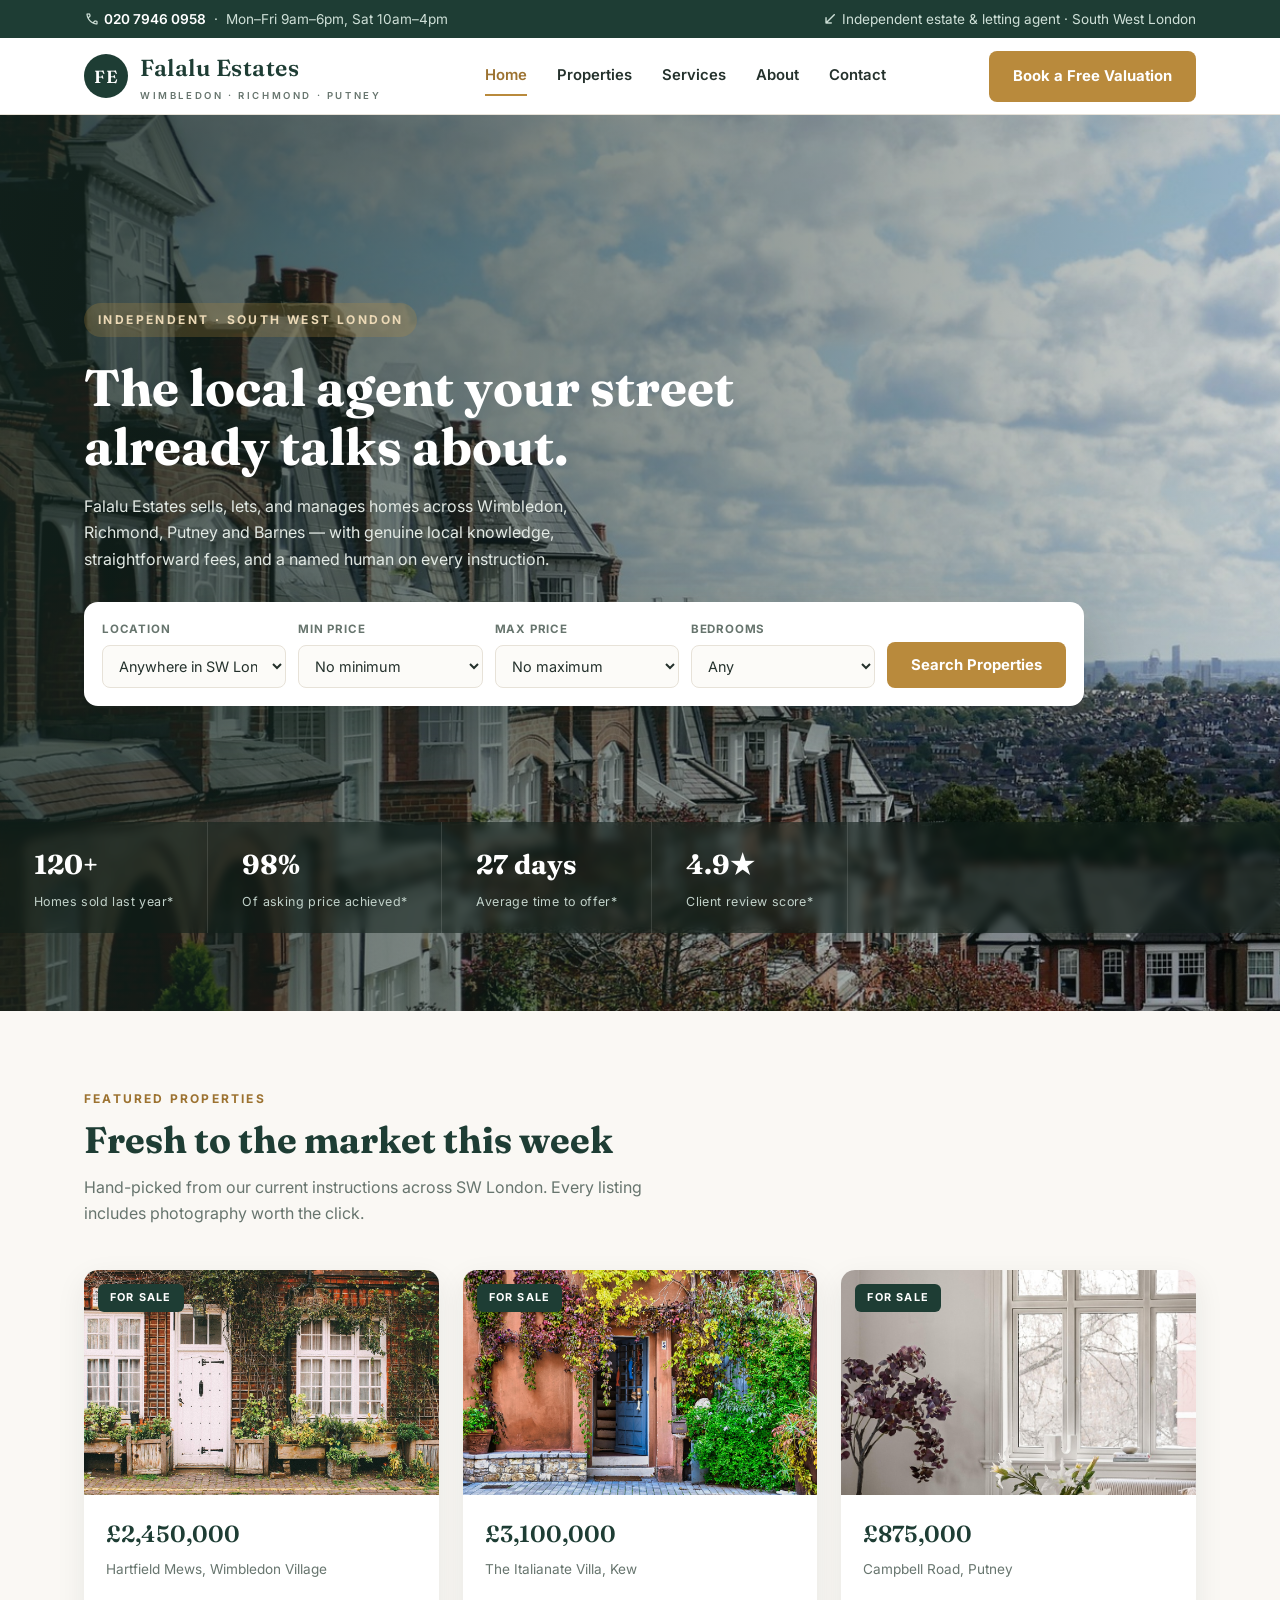
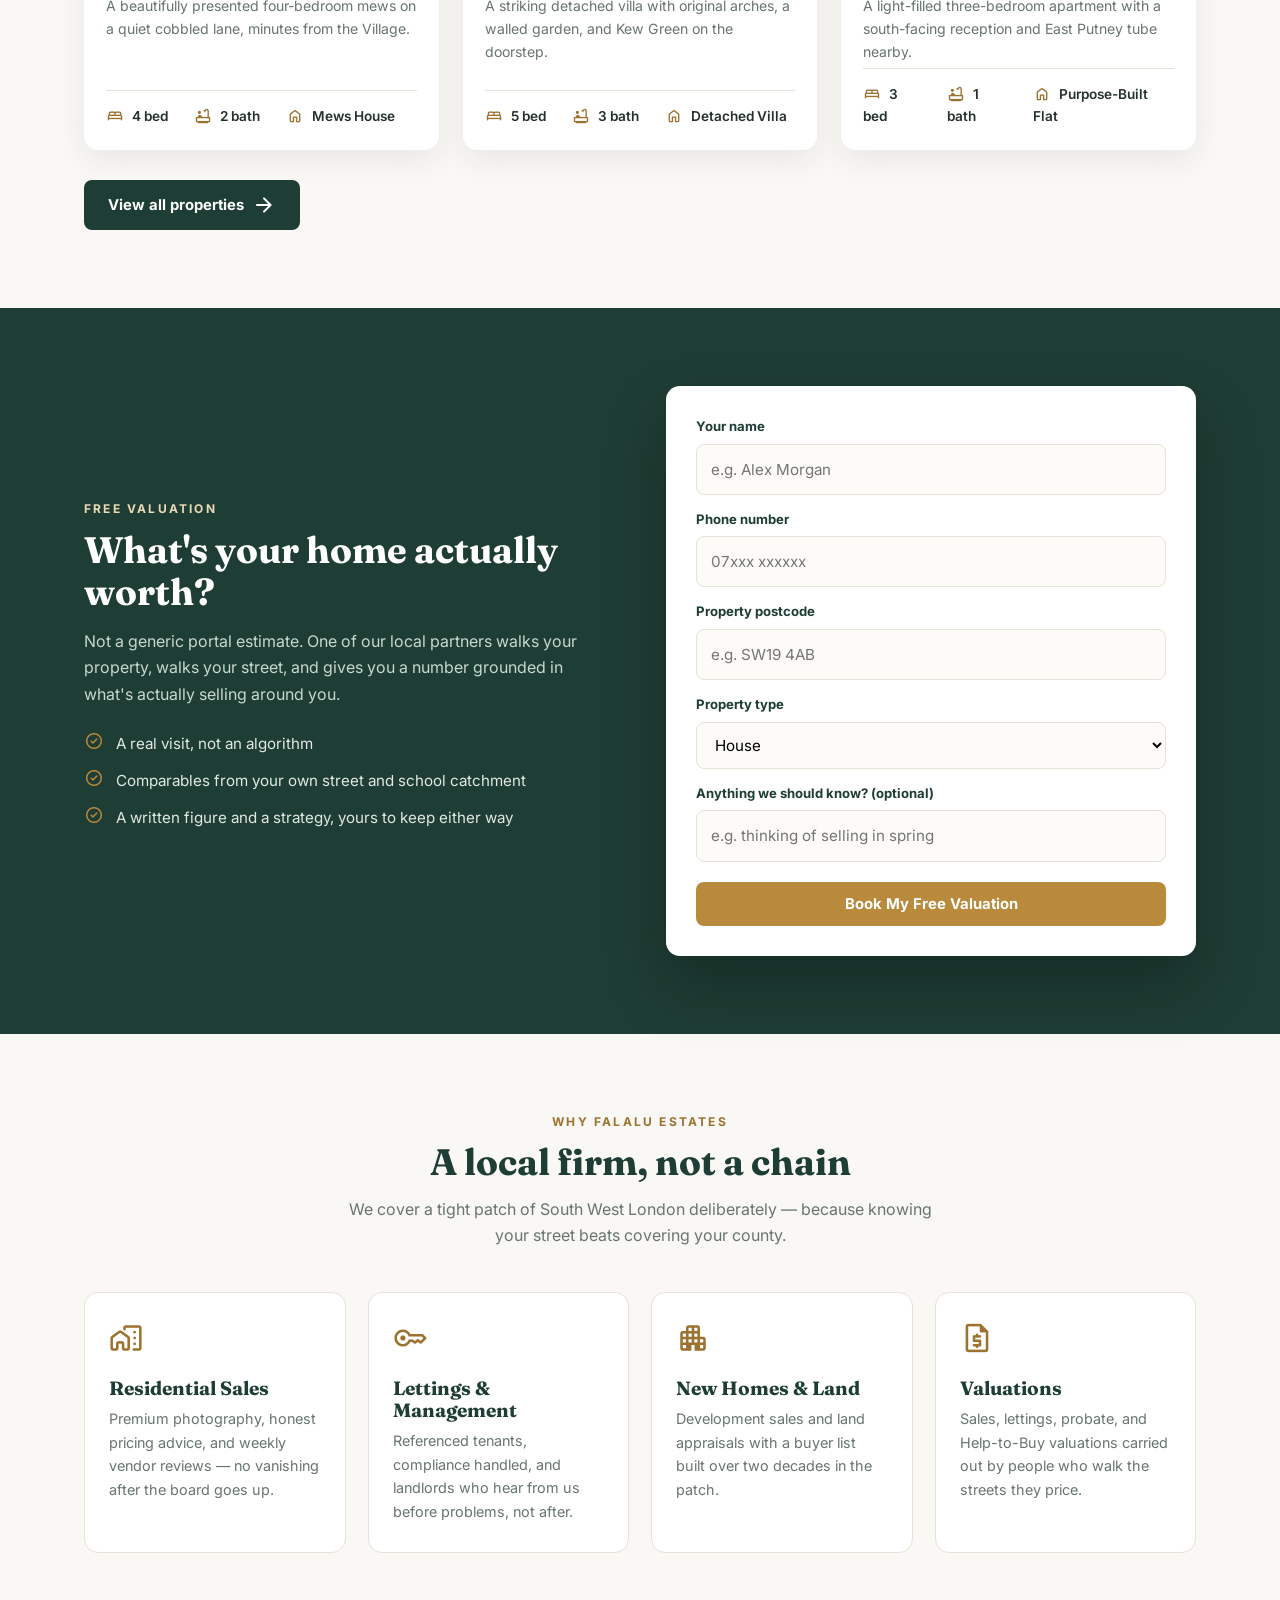
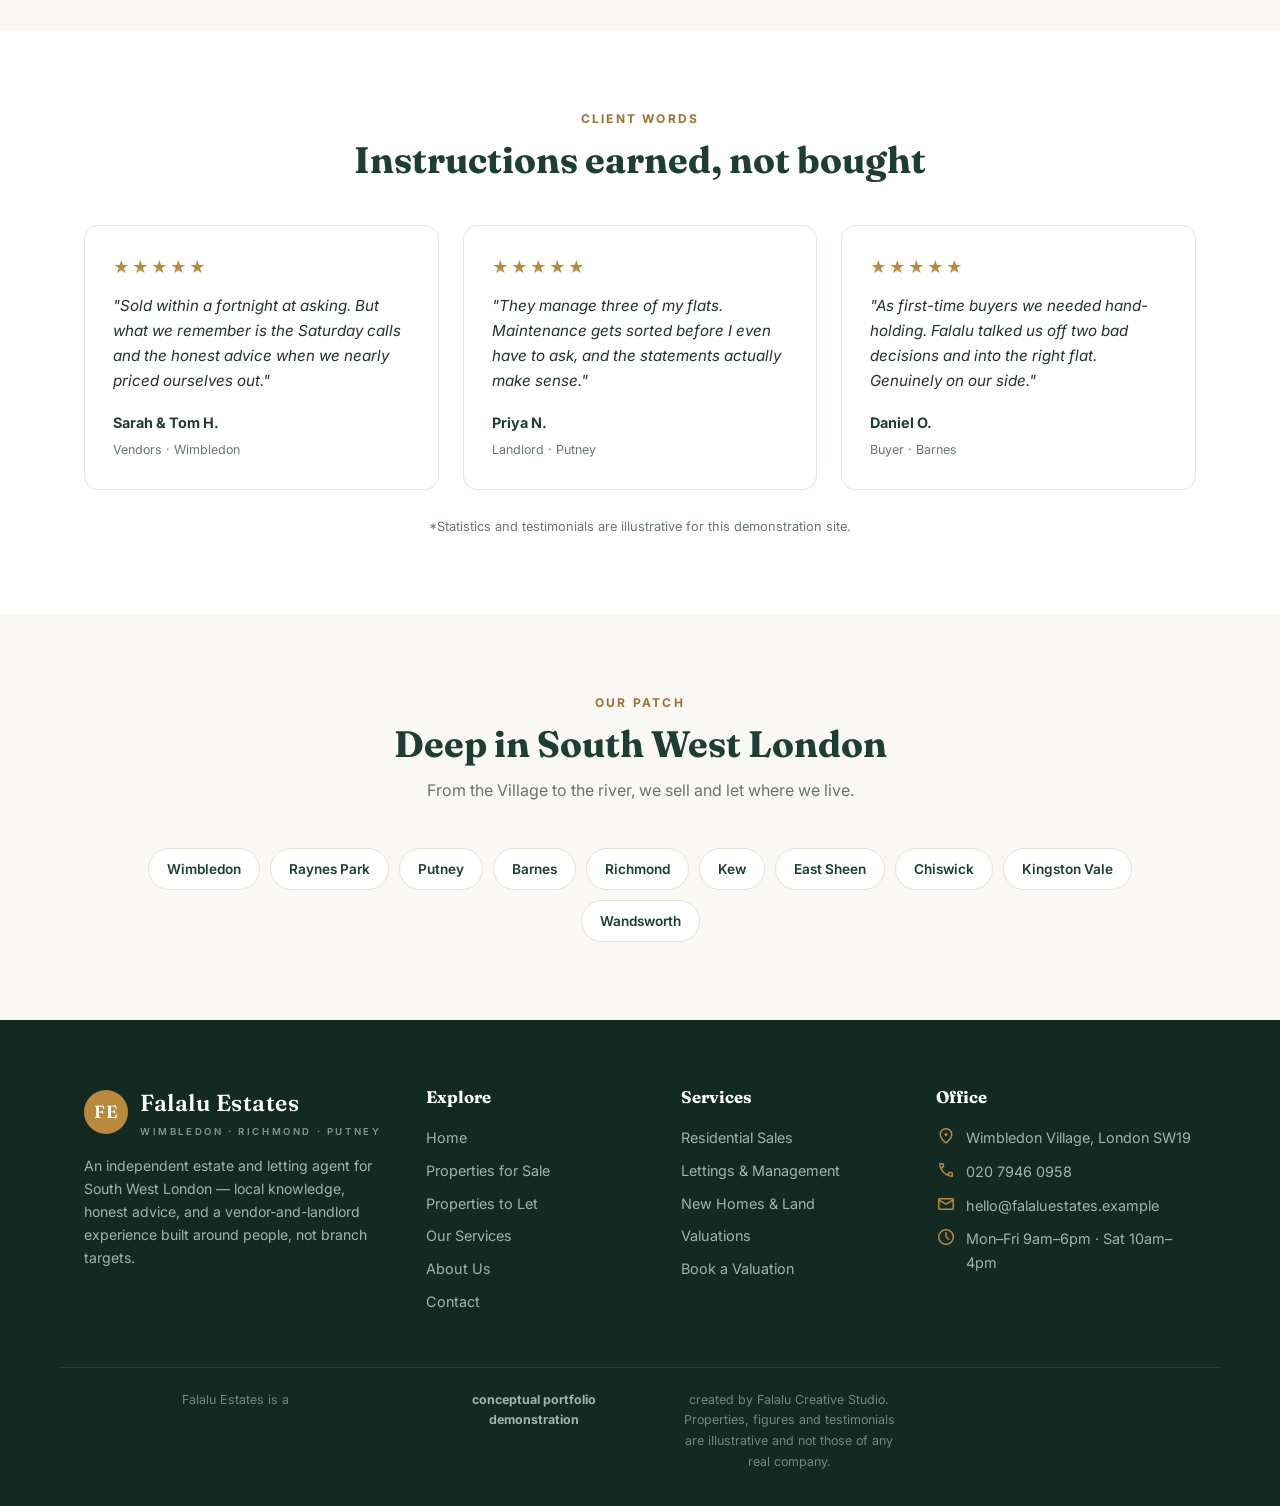
<file: index.html>
<!DOCTYPE html>
<html lang="en"><head><meta charset="utf-8"><meta name="viewport" content="width=device-width,initial-scale=1">
<title>Falalu Estates | Independent Estate Agent, South West London</title><meta name="description" content="Independent sales, lettings and management across Wimbledon, Richmond, Putney and Barnes. Book a free, in-person valuation.">
<link rel="preconnect" href="https://fonts.googleapis.com"><link href="https://fonts.googleapis.com/css2?family=Fraunces:opsz,wght@9..144,400;9..144,500;9..144,600&family=Inter:wght@400;500;600;700&display=swap" rel="stylesheet">
<link href="https://fonts.googleapis.com/css2?family=Material+Symbols+Rounded:opsz,wght,FILL,GRAD@24,400,0,0&display=block" rel="stylesheet">
<link rel="stylesheet" href="styles.css"><link rel="icon" href="data:image/svg+xml,<svg xmlns='http://www.w3.org/2000/svg' viewBox='0 0 100 100'><rect width='100' height='100' rx='50' fill='%231e3d34'/><text x='50' y='66' font-size='44' text-anchor='middle' fill='%23b98a3c' font-family='Georgia'>F</text></svg>">
</head><body>
<div class="topbar"><div class="wrap"><span><span class="material-symbols-rounded">call</span> <a href="tel:+442079460958">020 7946 0958</a> &nbsp;·&nbsp; Mon–Fri 9am–6pm, Sat 10am–4pm</span><span><span class="material-symbols-rounded">south_west</span> Independent estate &amp; letting agent · South West London</span></div></div>
<header class="nav"><div class="wrap">
<a class="logo" href="index.html"><span class="mono">FE</span><span class="word">Falalu Estates<small>Wimbledon · Richmond · Putney</small></span></a>
<input type="checkbox" id="navtoggle"><label class="burger material-symbols-rounded" for="navtoggle">menu</label>
<nav class="links"><a href="index.html" class="active">Home</a><a href="properties.html">Properties</a><a href="services.html">Services</a><a href="about.html">About</a><a href="contact.html">Contact</a></nav>
<a class="btn brass" href="contact.html">Book a Free Valuation</a>
</div></header>

<section class="hero"><img class="bg" src="assets/es-hero.jpg" alt="Red-brick period homes overlooking the London skyline in south west London"><div class="shade"></div><div class="wrap">
<span class="eyebrow">Independent · South West London</span>
<h1>The local agent your street already talks about.</h1>
<p>Falalu Estates sells, lets, and manages homes across Wimbledon, Richmond, Putney and Barnes — with genuine local knowledge, straightforward fees, and a named human on every instruction.</p>
<div class="search"><div><label>Location</label><select><option>Anywhere in SW London</option><option>Wimbledon</option><option>Richmond</option><option>Putney</option><option>Barnes</option><option>Chiswick</option><option>Kingston</option></select></div>
<div><label>Min price</label><select><option>No minimum</option><option>£500,000</option><option>£750,000</option><option>£1,000,000</option><option>£1,500,000</option><option>£2,000,000</option></select></div>
<div><label>Max price</label><select><option>No maximum</option><option>£750,000</option><option>£1,000,000</option><option>£1,500,000</option><option>£2,000,000</option><option>£3,000,000+</option></select></div>
<div><label>Bedrooms</label><select><option>Any</option><option>1+</option><option>2+</option><option>3+</option><option>4+</option><option>5+</option></select></div>
<a class="btn brass" href="properties.html" style="height:46px;display:inline-flex;align-items:center">Search Properties</a></div>
</div>
<div class="hstats"><div><b>120+</b><span>Homes sold last year*</span></div><div><b>98%</b><span>Of asking price achieved*</span></div><div><b>27 days</b><span>Average time to offer*</span></div><div><b>4.9★</b><span>Client review score*</span></div></div>
</section>
<section><div class="wrap">
<div class="sec-head"><div class="kick">Featured properties</div><h2>Fresh to the market this week</h2><p>Hand-picked from our current instructions across SW London. Every listing includes photography worth the click.</p></div>
<div class="props"><article class="card"><div class="ph"><img src="assets/es-mews.jpg" alt="Mews House in South West London" loading="lazy"><span class="flag">For Sale</span></div><div class="body"><div class="price">£2,450,000</div><div class="loc">Hartfield Mews, Wimbledon Village</div><p style="font-size:.88rem;color:var(--sub);margin-bottom:4px">A beautifully presented four-bedroom mews on a quiet cobbled lane, minutes from the Village.</p><div class="meta"><span><span class="material-symbols-rounded">bed</span>4 bed</span><span><span class="material-symbols-rounded">bathtub</span>2 bath</span><span><span class="material-symbols-rounded">home</span>Mews House</span></div></div></article>
<article class="card"><div class="ph"><img src="assets/es-villa.jpg" alt="Detached Villa in South West London" loading="lazy"><span class="flag">For Sale</span></div><div class="body"><div class="price">£3,100,000</div><div class="loc">The Italianate Villa, Kew</div><p style="font-size:.88rem;color:var(--sub);margin-bottom:4px">A striking detached villa with original arches, a walled garden, and Kew Green on the doorstep.</p><div class="meta"><span><span class="material-symbols-rounded">bed</span>5 bed</span><span><span class="material-symbols-rounded">bathtub</span>3 bath</span><span><span class="material-symbols-rounded">home</span>Detached Villa</span></div></div></article>
<article class="card"><div class="ph"><img src="assets/es-flat.jpg" alt="Purpose-Built Flat in South West London" loading="lazy"><span class="flag">For Sale</span></div><div class="body"><div class="price">£875,000</div><div class="loc">Campbell Road, Putney</div><p style="font-size:.88rem;color:var(--sub);margin-bottom:4px">A light-filled three-bedroom apartment with a south-facing reception and East Putney tube nearby.</p><div class="meta"><span><span class="material-symbols-rounded">bed</span>3 bed</span><span><span class="material-symbols-rounded">bathtub</span>1 bath</span><span><span class="material-symbols-rounded">home</span>Purpose-Built Flat</span></div></div></article></div>
<p style="margin-top:30px"><a class="btn" href="properties.html">View all properties <span class="material-symbols-rounded">arrow_forward</span></a></p>
</div></section>
<section class="valuation"><div class="wrap"><div>
<div class="sec-head" style="margin-bottom:0"><div class="kick" style="color:#ecd9b6">Free valuation</div><h2 style="color:#fff">What's your home actually worth?</h2><p>Not a generic portal estimate. One of our local partners walks your property, walks your street, and gives you a number grounded in what's actually selling around you.</p>
<ul><li><span class="material-symbols-rounded">check_circle</span> A real visit, not an algorithm</li><li><span class="material-symbols-rounded">check_circle</span> Comparables from your own street and school catchment</li><li><span class="material-symbols-rounded">check_circle</span> A written figure and a strategy, yours to keep either way</li></ul>
</div></div>
<form class="vform demo">
<label>Your name</label><input type="text" name="name" placeholder="e.g. Alex Morgan" required>
<label>Phone number</label><input type="tel" name="phone" placeholder="07xxx xxxxxx" required>
<label>Property postcode</label><input type="text" name="postcode" placeholder="e.g. SW19 4AB" required>
<label>Property type</label><select name="type"><option>House</option><option>Flat / Apartment</option><option>Maisonette</option><option>New build</option><option>Other</option></select>
<label>Anything we should know? (optional)</label><input type="text" name="notes" placeholder="e.g. thinking of selling in spring">
<button class="btn brass" type="submit">Book My Free Valuation</button>
<p class="okmsg">✓ Thanks — your valuation request is noted. We'll be in touch to confirm a time.<br><small style="font-weight:500">(Demonstration form — no message is actually sent.)</small></p>
</form>
</div></section>
<section><div class="wrap">
<div class="sec-head center"><div class="kick">Why Falalu Estates</div><h2>A local firm, not a chain</h2><p>We cover a tight patch of South West London deliberately — because knowing your street beats covering your county.</p></div>
<div class="svcs">
<div class="svc"><span class="material-symbols-rounded">home_work</span><h3>Residential Sales</h3><p>Premium photography, honest pricing advice, and weekly vendor reviews — no vanishing after the board goes up.</p></div>
<div class="svc"><span class="material-symbols-rounded">key</span><h3>Lettings &amp; Management</h3><p>Referenced tenants, compliance handled, and landlords who hear from us before problems, not after.</p></div>
<div class="svc"><span class="material-symbols-rounded">apartment</span><h3>New Homes &amp; Land</h3><p>Development sales and land appraisals with a buyer list built over two decades in the patch.</p></div>
<div class="svc"><span class="material-symbols-rounded">request_quote</span><h3>Valuations</h3><p>Sales, lettings, probate, and Help-to-Buy valuations carried out by people who walk the streets they price.</p></div>
</div>
</div></section>
<section style="background:#fff"><div class="wrap">
<div class="sec-head center"><div class="kick">Client words</div><h2>Instructions earned, not bought</h2></div>
<div class="testi">
<div class="t"><div class="stars">★★★★★</div><p>"Sold within a fortnight at asking. But what we remember is the Saturday calls and the honest advice when we nearly priced ourselves out."</p><b>Sarah &amp; Tom H.</b><span>Vendors · Wimbledon</span></div>
<div class="t"><div class="stars">★★★★★</div><p>"They manage three of my flats. Maintenance gets sorted before I even have to ask, and the statements actually make sense."</p><b>Priya N.</b><span>Landlord · Putney</span></div>
<div class="t"><div class="stars">★★★★★</div><p>"As first-time buyers we needed hand-holding. Falalu talked us off two bad decisions and into the right flat. Genuinely on our side."</p><b>Daniel O.</b><span>Buyer · Barnes</span></div>
</div>
<p style="text-align:center;color:var(--sub);font-size:.8rem;margin-top:26px">*Statistics and testimonials are illustrative for this demonstration site.</p>
</div></section>
<section><div class="wrap">
<div class="sec-head center"><div class="kick">Our patch</div><h2>Deep in South West London</h2><p>From the Village to the river, we sell and let where we live.</p></div>
<div class="areas" style="justify-content:center"><span>Wimbledon</span><span>Raynes Park</span><span>Putney</span><span>Barnes</span><span>Richmond</span><span>Kew</span><span>East Sheen</span><span>Chiswick</span><span>Kingston Vale</span><span>Wandsworth</span></div>
</div></section>

<footer><div class="wrap">
<div><a class="logo" href="index.html"><span class="mono" style="background:#b98a3c">FE</span><span class="word" style="color:#fff">Falalu Estates<small style="color:#7d998f">Wimbledon · Richmond · Putney</small></span></a>
<p style="font-size:.88rem;max-width:28em;margin-top:14px">An independent estate and letting agent for South West London — local knowledge, honest advice, and a vendor-and-landlord experience built around people, not branch targets.</p></div>
<div><h4>Explore</h4><a href="index.html">Home</a><a href="properties.html">Properties for Sale</a><a href="properties.html#let">Properties to Let</a><a href="services.html">Our Services</a><a href="about.html">About Us</a><a href="contact.html">Contact</a></div>
<div><h4>Services</h4><a href="services.html#sales">Residential Sales</a><a href="services.html#lettings">Lettings &amp; Management</a><a href="services.html#newhomes">New Homes &amp; Land</a><a href="services.html#valuations">Valuations</a><a href="contact.html">Book a Valuation</a></div>
<div><h4>Office</h4><div class="fa"><span class="material-symbols-rounded">location_on</span><span>Wimbledon Village, London SW19</span></div><div class="fa"><span class="material-symbols-rounded">call</span><span>020 7946 0958</span></div><div class="fa"><span class="material-symbols-rounded">mail</span><span>hello@falaluestates.example</span></div><div class="fa"><span class="material-symbols-rounded">schedule</span><span>Mon–Fri 9am–6pm · Sat 10am–4pm</span></div></div>
</div>
<div class="wrap disclaimer">Falalu Estates is a <b>conceptual portfolio demonstration</b> created by Falalu Creative Studio. Properties, figures and testimonials are illustrative and not those of any real company.</div>
</footer>
<script>document.querySelectorAll("form.demo").forEach(function(f){f.addEventListener("submit",function(e){e.preventDefault();f.querySelector(".okmsg").style.display="block";f.reset();});});</script>
</body></html>
</file>
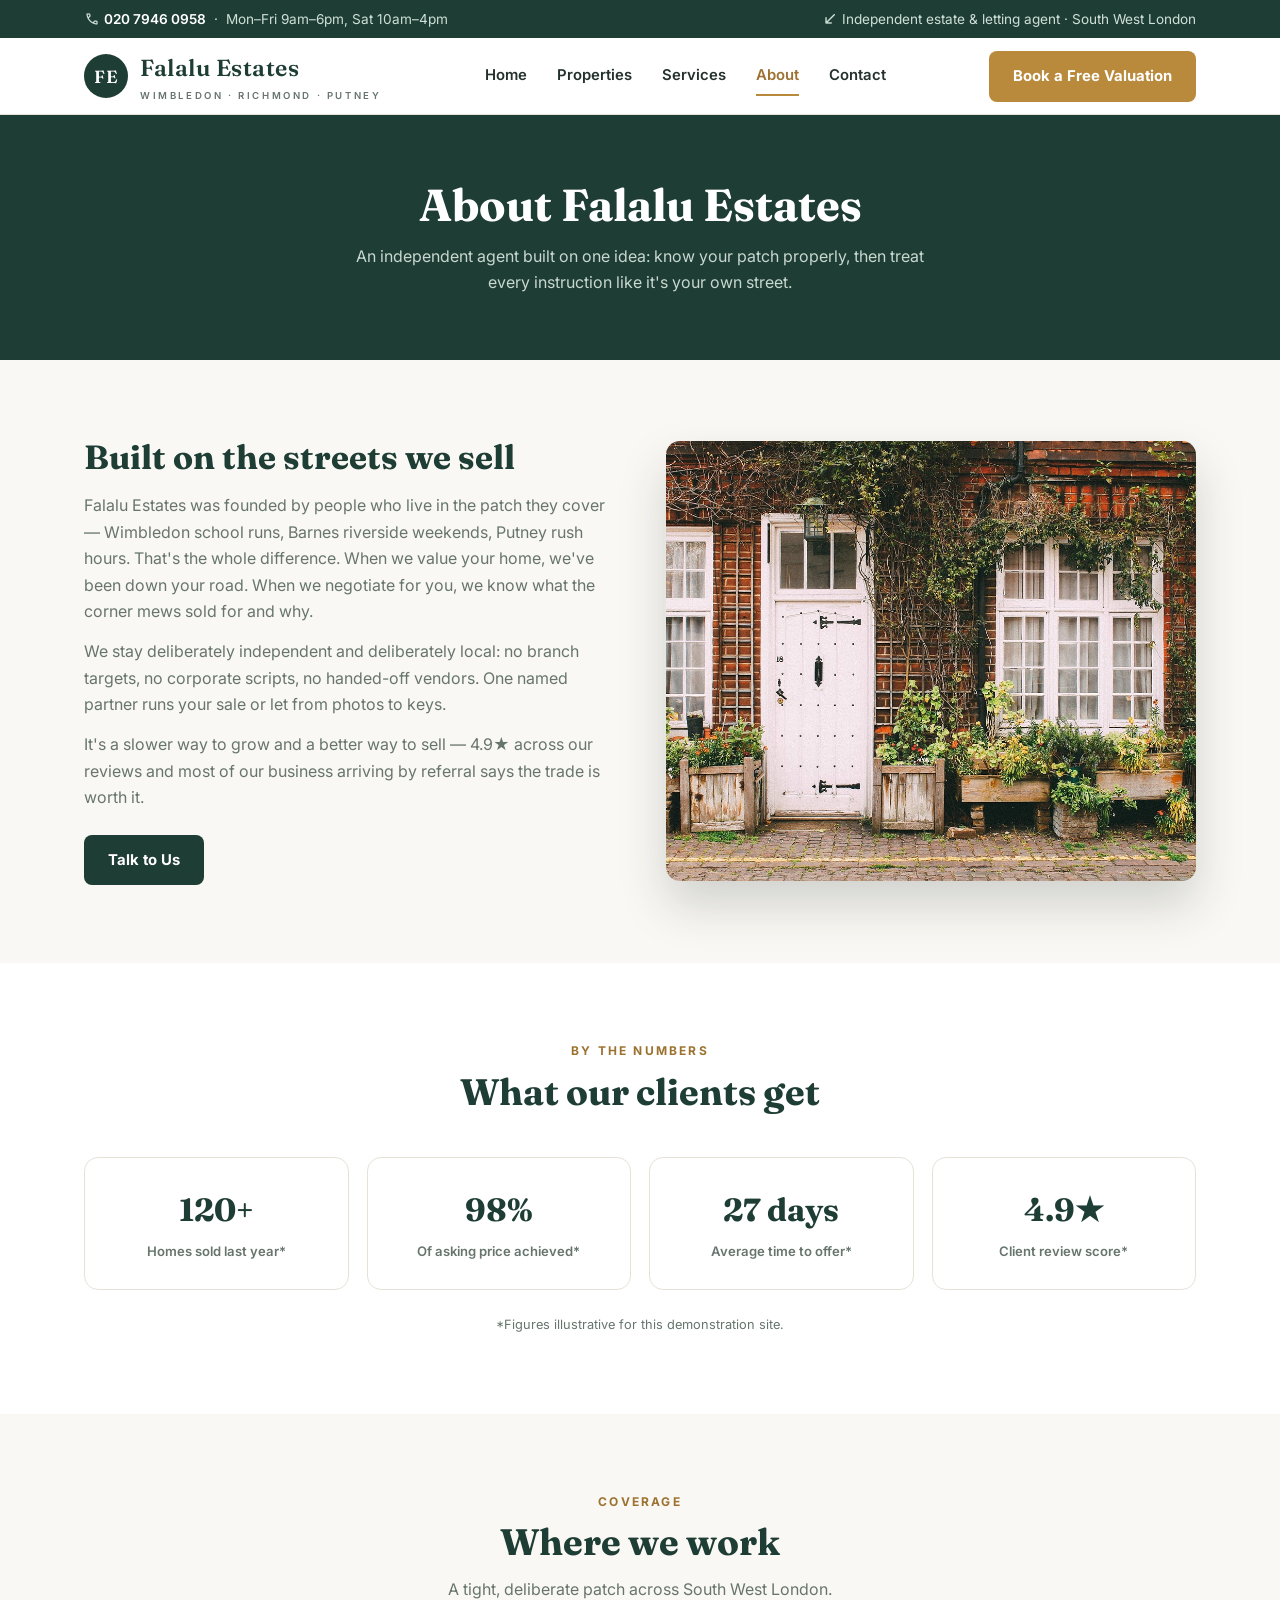
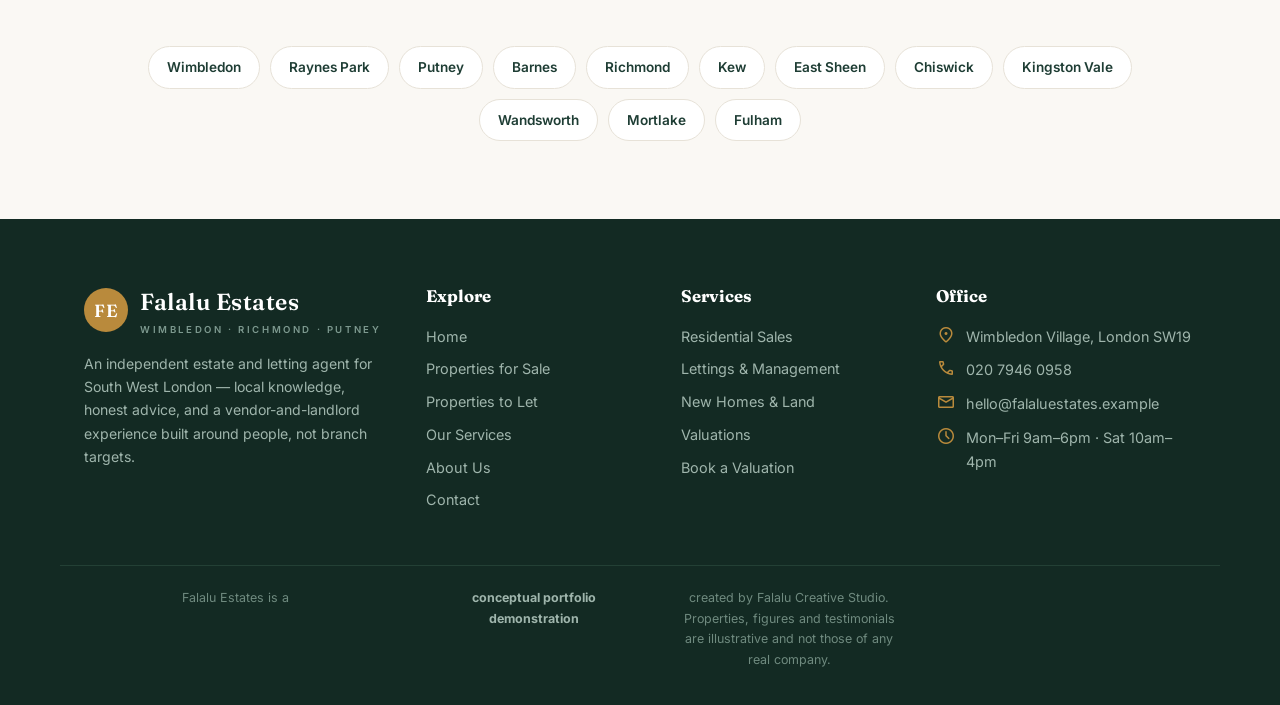
<file: about.html>
<!DOCTYPE html>
<html lang="en"><head><meta charset="utf-8"><meta name="viewport" content="width=device-width,initial-scale=1">
<title>About | Falalu Estates, Independent Estate Agent SW London</title><meta name="description" content="Meet Falalu Estates: a local, independent estate agent covering Wimbledon, Richmond, Putney and Barnes.">
<link rel="preconnect" href="https://fonts.googleapis.com"><link href="https://fonts.googleapis.com/css2?family=Fraunces:opsz,wght@9..144,400;9..144,500;9..144,600&family=Inter:wght@400;500;600;700&display=swap" rel="stylesheet">
<link href="https://fonts.googleapis.com/css2?family=Material+Symbols+Rounded:opsz,wght,FILL,GRAD@24,400,0,0&display=block" rel="stylesheet">
<link rel="stylesheet" href="styles.css"><link rel="icon" href="data:image/svg+xml,<svg xmlns='http://www.w3.org/2000/svg' viewBox='0 0 100 100'><rect width='100' height='100' rx='50' fill='%231e3d34'/><text x='50' y='66' font-size='44' text-anchor='middle' fill='%23b98a3c' font-family='Georgia'>F</text></svg>">
</head><body>
<div class="topbar"><div class="wrap"><span><span class="material-symbols-rounded">call</span> <a href="tel:+442079460958">020 7946 0958</a> &nbsp;·&nbsp; Mon–Fri 9am–6pm, Sat 10am–4pm</span><span><span class="material-symbols-rounded">south_west</span> Independent estate &amp; letting agent · South West London</span></div></div>
<header class="nav"><div class="wrap">
<a class="logo" href="index.html"><span class="mono">FE</span><span class="word">Falalu Estates<small>Wimbledon · Richmond · Putney</small></span></a>
<input type="checkbox" id="navtoggle"><label class="burger material-symbols-rounded" for="navtoggle">menu</label>
<nav class="links"><a href="index.html">Home</a><a href="properties.html">Properties</a><a href="services.html">Services</a><a href="about.html" class="active">About</a><a href="contact.html">Contact</a></nav>
<a class="btn brass" href="contact.html">Book a Free Valuation</a>
</div></header>

<section class="phero"><div class="wrap"><h1>About Falalu Estates</h1><p>An independent agent built on one idea: know your patch properly, then treat every instruction like it's your own street.</p></div></section>
<section><div class="wrap"><div class="story"><div>
<h2>Built on the streets we sell</h2>
<p>Falalu Estates was founded by people who live in the patch they cover — Wimbledon school runs, Barnes riverside weekends, Putney rush hours. That's the whole difference. When we value your home, we've been down your road. When we negotiate for you, we know what the corner mews sold for and why.</p>
<p>We stay deliberately independent and deliberately local: no branch targets, no corporate scripts, no handed-off vendors. One named partner runs your sale or let from photos to keys.</p>
<p>It's a slower way to grow and a better way to sell — 4.9★ across our reviews and most of our business arriving by referral says the trade is worth it.</p>
<a class="btn" href="contact.html" style="margin-top:10px">Talk to Us</a>
</div><img src="assets/es-mews.jpg" alt="A characterful brick mews house front in South West London"></div></div></section>
<section style="background:#fff"><div class="wrap">
<div class="sec-head center"><div class="kick">By the numbers</div><h2>What our clients get</h2></div>
<div class="stats4"><div><b>120+</b><span>Homes sold last year*</span></div><div><b>98%</b><span>Of asking price achieved*</span></div><div><b>27 days</b><span>Average time to offer*</span></div><div><b>4.9★</b><span>Client review score*</span></div></div>
<p style="text-align:center;color:var(--sub);font-size:.8rem;margin-top:24px">*Figures illustrative for this demonstration site.</p>
</div></section>
<section><div class="wrap">
<div class="sec-head center"><div class="kick">Coverage</div><h2>Where we work</h2><p>A tight, deliberate patch across South West London.</p></div>
<div class="areas" style="justify-content:center"><span>Wimbledon</span><span>Raynes Park</span><span>Putney</span><span>Barnes</span><span>Richmond</span><span>Kew</span><span>East Sheen</span><span>Chiswick</span><span>Kingston Vale</span><span>Wandsworth</span><span>Mortlake</span><span>Fulham</span></div>
</div></section>

<footer><div class="wrap">
<div><a class="logo" href="index.html"><span class="mono" style="background:#b98a3c">FE</span><span class="word" style="color:#fff">Falalu Estates<small style="color:#7d998f">Wimbledon · Richmond · Putney</small></span></a>
<p style="font-size:.88rem;max-width:28em;margin-top:14px">An independent estate and letting agent for South West London — local knowledge, honest advice, and a vendor-and-landlord experience built around people, not branch targets.</p></div>
<div><h4>Explore</h4><a href="index.html">Home</a><a href="properties.html">Properties for Sale</a><a href="properties.html#let">Properties to Let</a><a href="services.html">Our Services</a><a href="about.html">About Us</a><a href="contact.html">Contact</a></div>
<div><h4>Services</h4><a href="services.html#sales">Residential Sales</a><a href="services.html#lettings">Lettings &amp; Management</a><a href="services.html#newhomes">New Homes &amp; Land</a><a href="services.html#valuations">Valuations</a><a href="contact.html">Book a Valuation</a></div>
<div><h4>Office</h4><div class="fa"><span class="material-symbols-rounded">location_on</span><span>Wimbledon Village, London SW19</span></div><div class="fa"><span class="material-symbols-rounded">call</span><span>020 7946 0958</span></div><div class="fa"><span class="material-symbols-rounded">mail</span><span>hello@falaluestates.example</span></div><div class="fa"><span class="material-symbols-rounded">schedule</span><span>Mon–Fri 9am–6pm · Sat 10am–4pm</span></div></div>
</div>
<div class="wrap disclaimer">Falalu Estates is a <b>conceptual portfolio demonstration</b> created by Falalu Creative Studio. Properties, figures and testimonials are illustrative and not those of any real company.</div>
</footer>
<script>document.querySelectorAll("form.demo").forEach(function(f){f.addEventListener("submit",function(e){e.preventDefault();f.querySelector(".okmsg").style.display="block";f.reset();});});</script>
</body></html>
</file>
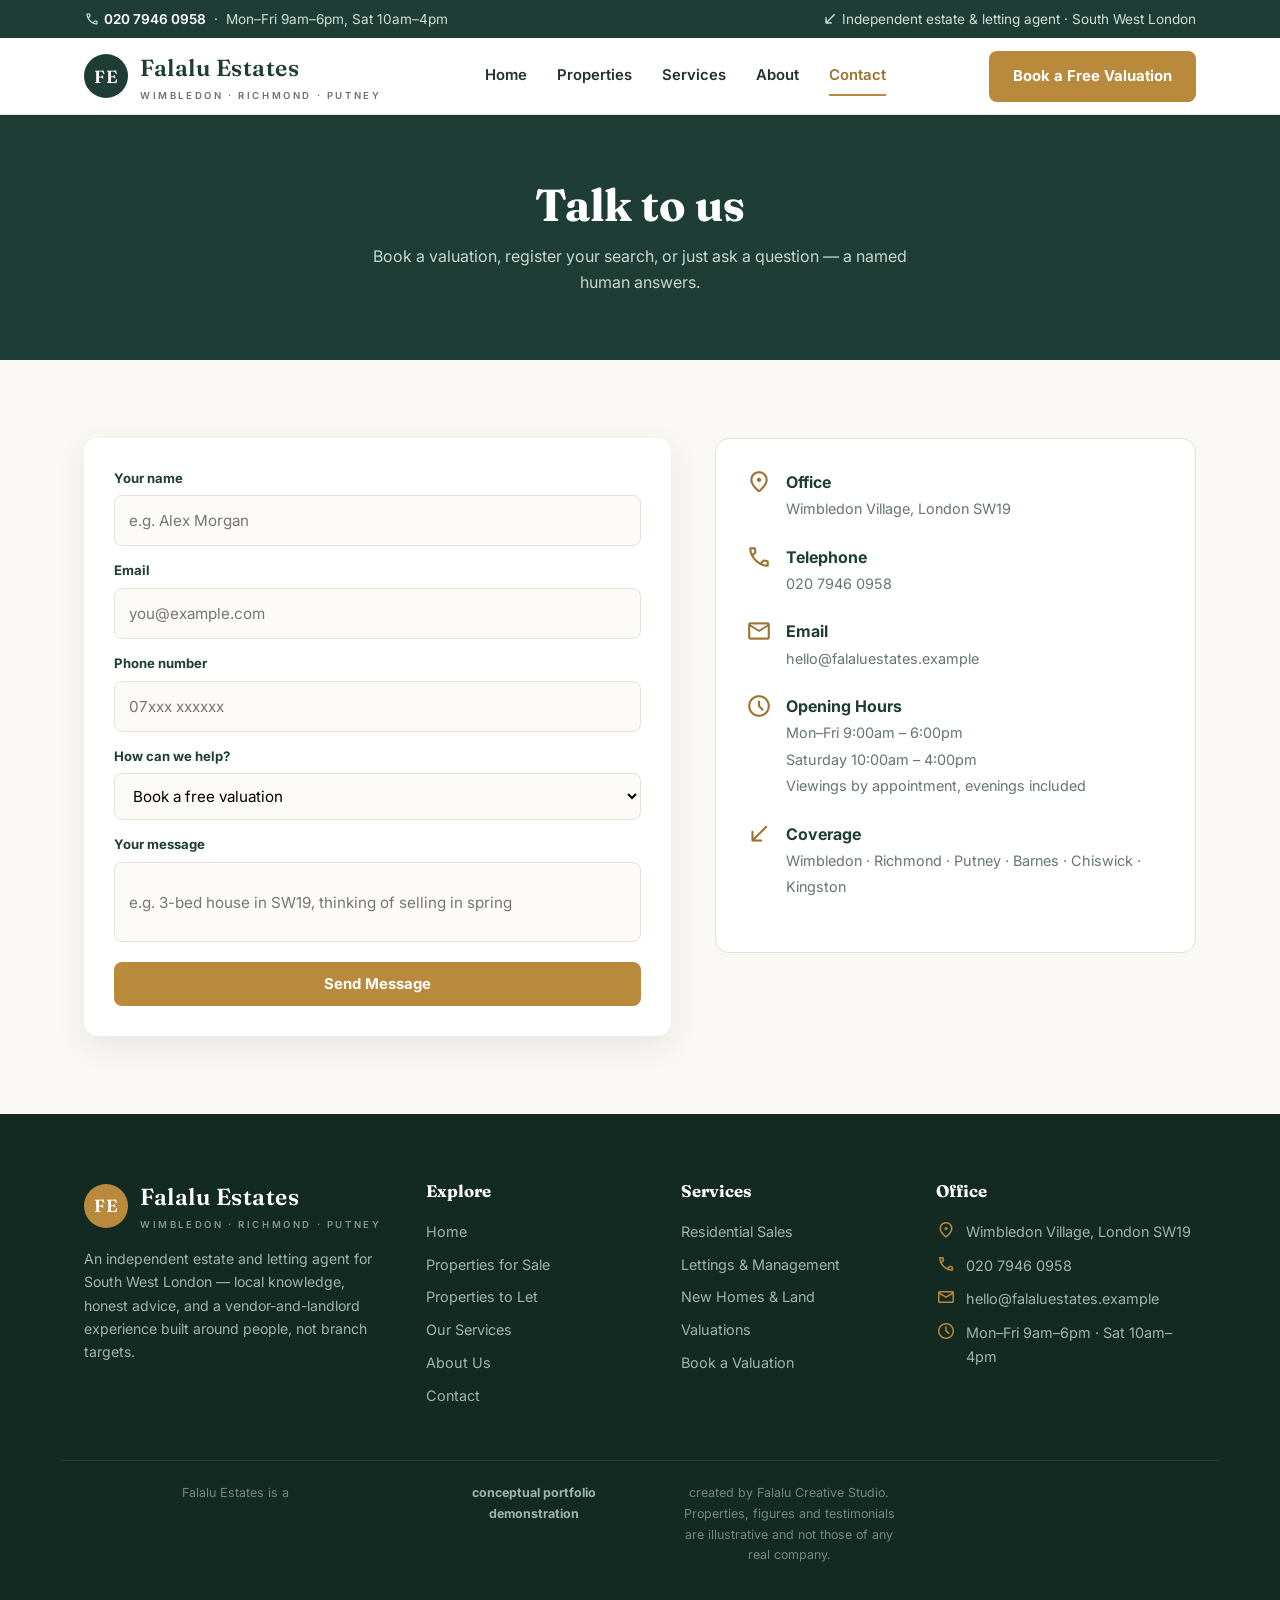
<file: contact.html>
<!DOCTYPE html>
<html lang="en"><head><meta charset="utf-8"><meta name="viewport" content="width=device-width,initial-scale=1">
<title>Contact | Falalu Estates | Free Valuations SW London</title><meta name="description" content="Contact Falalu Estates in Wimbledon. Book a free valuation, register your search, or ask about lettings and management.">
<link rel="preconnect" href="https://fonts.googleapis.com"><link href="https://fonts.googleapis.com/css2?family=Fraunces:opsz,wght@9..144,400;9..144,500;9..144,600&family=Inter:wght@400;500;600;700&display=swap" rel="stylesheet">
<link href="https://fonts.googleapis.com/css2?family=Material+Symbols+Rounded:opsz,wght,FILL,GRAD@24,400,0,0&display=block" rel="stylesheet">
<link rel="stylesheet" href="styles.css"><link rel="icon" href="data:image/svg+xml,<svg xmlns='http://www.w3.org/2000/svg' viewBox='0 0 100 100'><rect width='100' height='100' rx='50' fill='%231e3d34'/><text x='50' y='66' font-size='44' text-anchor='middle' fill='%23b98a3c' font-family='Georgia'>F</text></svg>">
</head><body>
<div class="topbar"><div class="wrap"><span><span class="material-symbols-rounded">call</span> <a href="tel:+442079460958">020 7946 0958</a> &nbsp;·&nbsp; Mon–Fri 9am–6pm, Sat 10am–4pm</span><span><span class="material-symbols-rounded">south_west</span> Independent estate &amp; letting agent · South West London</span></div></div>
<header class="nav"><div class="wrap">
<a class="logo" href="index.html"><span class="mono">FE</span><span class="word">Falalu Estates<small>Wimbledon · Richmond · Putney</small></span></a>
<input type="checkbox" id="navtoggle"><label class="burger material-symbols-rounded" for="navtoggle">menu</label>
<nav class="links"><a href="index.html">Home</a><a href="properties.html">Properties</a><a href="services.html">Services</a><a href="about.html">About</a><a href="contact.html" class="active">Contact</a></nav>
<a class="btn brass" href="contact.html">Book a Free Valuation</a>
</div></header>

<section class="phero"><div class="wrap"><h1>Talk to us</h1><p>Book a valuation, register your search, or just ask a question — a named human answers.</p></div></section>
<section><div class="wrap"><div class="cwrap">
<form class="vform demo">
<label>Your name</label><input type="text" name="name" placeholder="e.g. Alex Morgan" required>
<label>Email</label><input type="email" name="email" placeholder="you@example.com" required>
<label>Phone number</label><input type="tel" name="phone" placeholder="07xxx xxxxxx">
<label>How can we help?</label>
<select name="topic"><option>Book a free valuation</option><option>Register as a buyer</option><option>Register as an applicant (lettings)</option><option>Landlord enquiry</option><option>New homes / land</option><option>Something else</option></select>
<label>Your message</label><input type="text" name="msg" placeholder="e.g. 3-bed house in SW19, thinking of selling in spring" style="height:auto;min-height:80px">
<button class="btn brass" type="submit">Send Message</button>
<p class="okmsg">✓ Thanks — your message is noted. We'll reply within one working day.<br><small style="font-weight:500">(Demonstration form — no message is actually sent.)</small></p>
</form>
<div class="cinfo">
<div class="fa"><span class="material-symbols-rounded">location_on</span><div><b>Office</b><span>Wimbledon Village, London SW19</span></div></div>
<div class="fa"><span class="material-symbols-rounded">call</span><div><b>Telephone</b><span>020 7946 0958</span></div></div>
<div class="fa"><span class="material-symbols-rounded">mail</span><div><b>Email</b><span>hello@falaluestates.example</span></div></div>
<div class="fa"><span class="material-symbols-rounded">schedule</span><div><b>Opening Hours</b><span>Mon–Fri 9:00am – 6:00pm<br>Saturday 10:00am – 4:00pm<br>Viewings by appointment, evenings included</span></div></div>
<div class="fa"><span class="material-symbols-rounded">south_west</span><div><b>Coverage</b><span>Wimbledon · Richmond · Putney · Barnes · Chiswick · Kingston</span></div></div>
</div>
</div></div></section>

<footer><div class="wrap">
<div><a class="logo" href="index.html"><span class="mono" style="background:#b98a3c">FE</span><span class="word" style="color:#fff">Falalu Estates<small style="color:#7d998f">Wimbledon · Richmond · Putney</small></span></a>
<p style="font-size:.88rem;max-width:28em;margin-top:14px">An independent estate and letting agent for South West London — local knowledge, honest advice, and a vendor-and-landlord experience built around people, not branch targets.</p></div>
<div><h4>Explore</h4><a href="index.html">Home</a><a href="properties.html">Properties for Sale</a><a href="properties.html#let">Properties to Let</a><a href="services.html">Our Services</a><a href="about.html">About Us</a><a href="contact.html">Contact</a></div>
<div><h4>Services</h4><a href="services.html#sales">Residential Sales</a><a href="services.html#lettings">Lettings &amp; Management</a><a href="services.html#newhomes">New Homes &amp; Land</a><a href="services.html#valuations">Valuations</a><a href="contact.html">Book a Valuation</a></div>
<div><h4>Office</h4><div class="fa"><span class="material-symbols-rounded">location_on</span><span>Wimbledon Village, London SW19</span></div><div class="fa"><span class="material-symbols-rounded">call</span><span>020 7946 0958</span></div><div class="fa"><span class="material-symbols-rounded">mail</span><span>hello@falaluestates.example</span></div><div class="fa"><span class="material-symbols-rounded">schedule</span><span>Mon–Fri 9am–6pm · Sat 10am–4pm</span></div></div>
</div>
<div class="wrap disclaimer">Falalu Estates is a <b>conceptual portfolio demonstration</b> created by Falalu Creative Studio. Properties, figures and testimonials are illustrative and not those of any real company.</div>
</footer>
<script>document.querySelectorAll("form.demo").forEach(function(f){f.addEventListener("submit",function(e){e.preventDefault();f.querySelector(".okmsg").style.display="block";f.reset();});});</script>
</body></html>
</file>
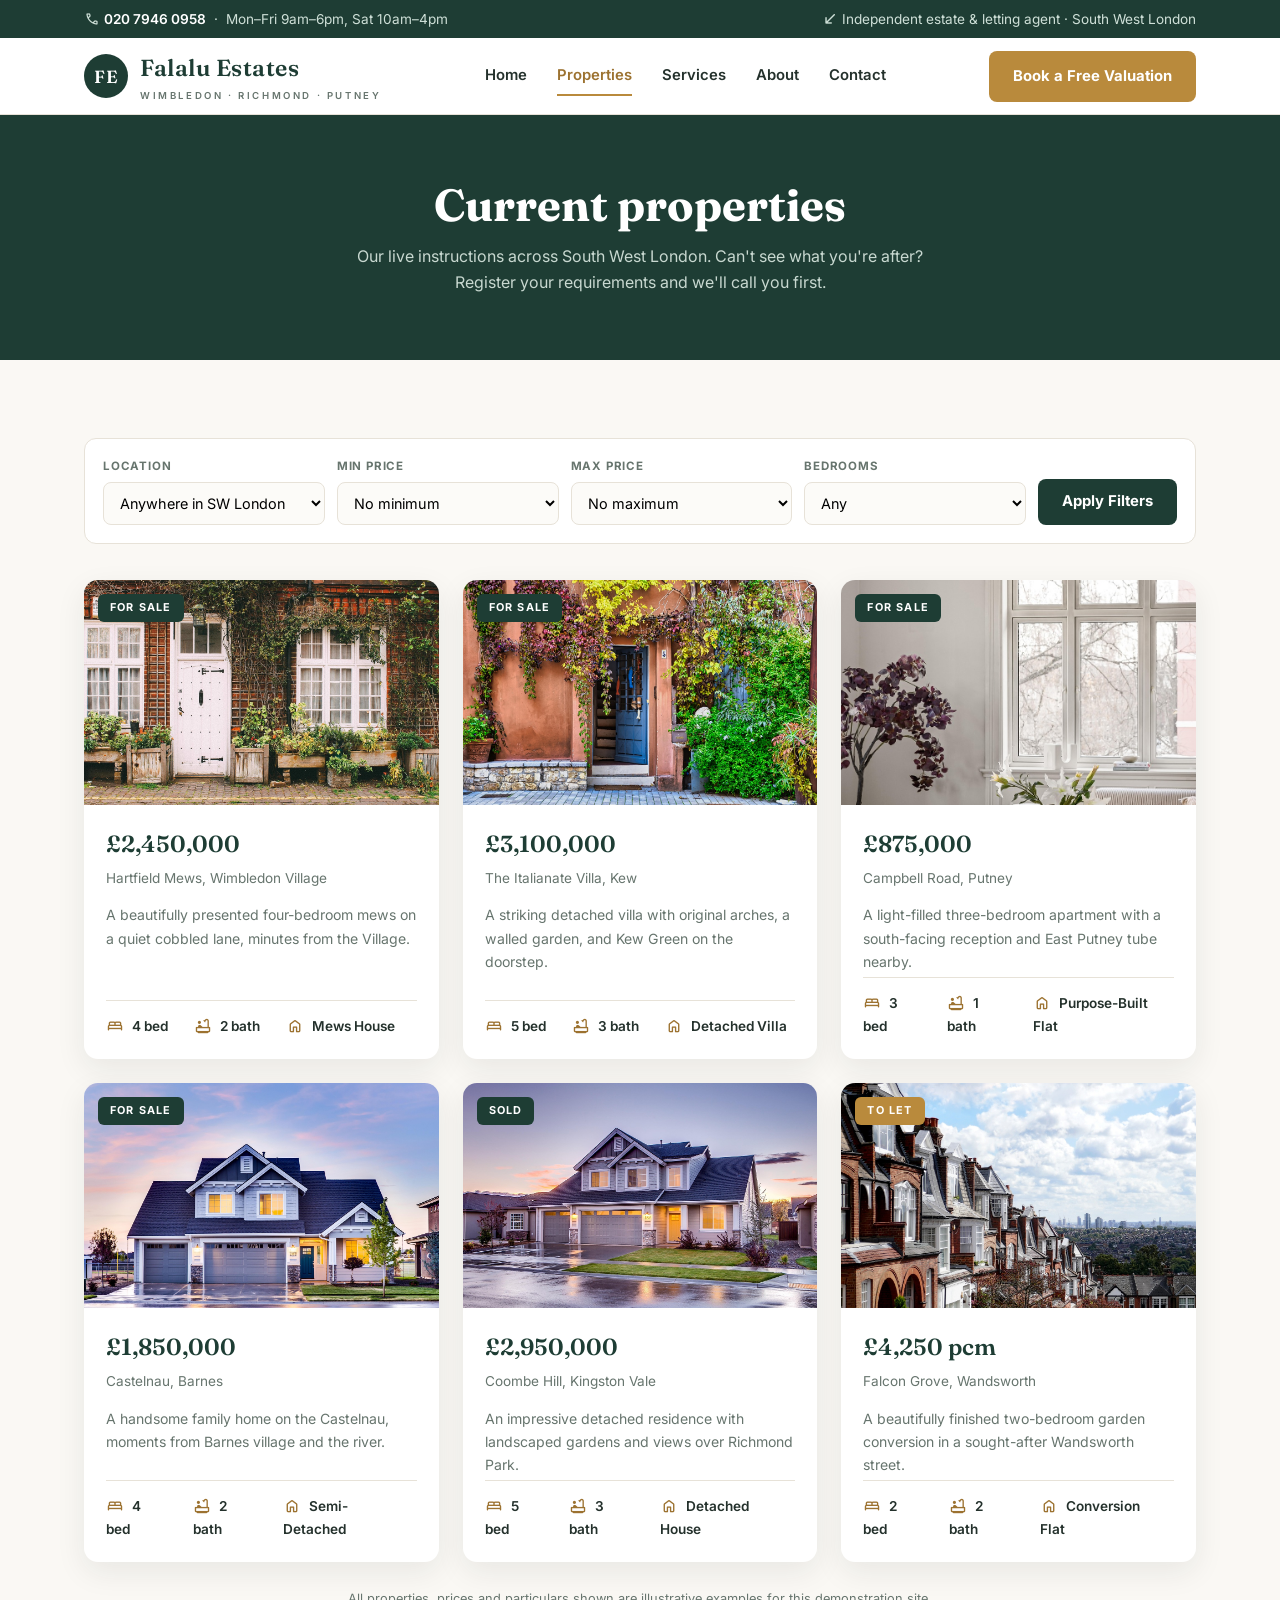
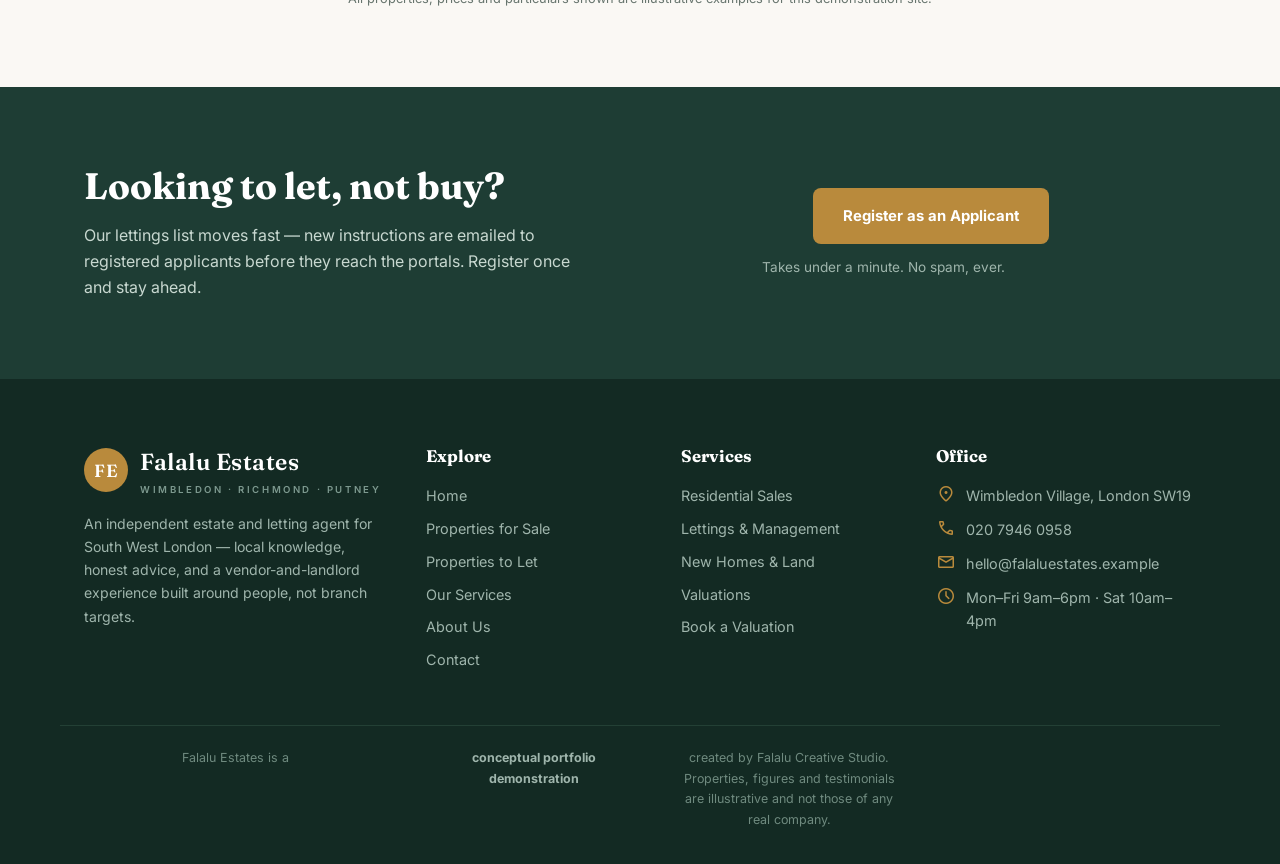
<file: properties.html>
<!DOCTYPE html>
<html lang="en"><head><meta charset="utf-8"><meta name="viewport" content="width=device-width,initial-scale=1">
<title>Properties for Sale & to Let in SW London | Falalu Estates</title><meta name="description" content="Browse current sales and lettings across Wimbledon, Richmond, Putney, Barnes and Chiswick. Register to hear first about new instructions.">
<link rel="preconnect" href="https://fonts.googleapis.com"><link href="https://fonts.googleapis.com/css2?family=Fraunces:opsz,wght@9..144,400;9..144,500;9..144,600&family=Inter:wght@400;500;600;700&display=swap" rel="stylesheet">
<link href="https://fonts.googleapis.com/css2?family=Material+Symbols+Rounded:opsz,wght,FILL,GRAD@24,400,0,0&display=block" rel="stylesheet">
<link rel="stylesheet" href="styles.css"><link rel="icon" href="data:image/svg+xml,<svg xmlns='http://www.w3.org/2000/svg' viewBox='0 0 100 100'><rect width='100' height='100' rx='50' fill='%231e3d34'/><text x='50' y='66' font-size='44' text-anchor='middle' fill='%23b98a3c' font-family='Georgia'>F</text></svg>">
</head><body>
<div class="topbar"><div class="wrap"><span><span class="material-symbols-rounded">call</span> <a href="tel:+442079460958">020 7946 0958</a> &nbsp;·&nbsp; Mon–Fri 9am–6pm, Sat 10am–4pm</span><span><span class="material-symbols-rounded">south_west</span> Independent estate &amp; letting agent · South West London</span></div></div>
<header class="nav"><div class="wrap">
<a class="logo" href="index.html"><span class="mono">FE</span><span class="word">Falalu Estates<small>Wimbledon · Richmond · Putney</small></span></a>
<input type="checkbox" id="navtoggle"><label class="burger material-symbols-rounded" for="navtoggle">menu</label>
<nav class="links"><a href="index.html">Home</a><a href="properties.html" class="active">Properties</a><a href="services.html">Services</a><a href="about.html">About</a><a href="contact.html">Contact</a></nav>
<a class="btn brass" href="contact.html">Book a Free Valuation</a>
</div></header>

<section class="phero"><div class="wrap"><h1>Current properties</h1><p>Our live instructions across South West London. Can't see what you're after? Register your requirements and we'll call you first.</p></div></section>
<section><div class="wrap">
<div class="filters">
<div><label>Location</label><select><option>Anywhere in SW London</option><option>Wimbledon</option><option>Richmond</option><option>Putney</option><option>Barnes</option><option>Chiswick</option><option>Kingston</option></select></div>
<div><label>Min price</label><select><option>No minimum</option><option>£500,000</option><option>£750,000</option><option>£1,000,000</option><option>£1,500,000</option><option>£2,000,000</option></select></div>
<div><label>Max price</label><select><option>No maximum</option><option>£750,000</option><option>£1,000,000</option><option>£1,500,000</option><option>£2,000,000</option><option>£3,000,000+</option></select></div>
<div><label>Bedrooms</label><select><option>Any</option><option>1+</option><option>2+</option><option>3+</option><option>4+</option><option>5+</option></select></div>
<a class="btn" href="#" style="height:46px;display:inline-flex;align-items:center" onclick="return false">Apply Filters</a>
</div>
<div class="props"><article class="card"><div class="ph"><img src="assets/es-mews.jpg" alt="Mews House in South West London" loading="lazy"><span class="flag">For Sale</span></div><div class="body"><div class="price">£2,450,000</div><div class="loc">Hartfield Mews, Wimbledon Village</div><p style="font-size:.88rem;color:var(--sub);margin-bottom:4px">A beautifully presented four-bedroom mews on a quiet cobbled lane, minutes from the Village.</p><div class="meta"><span><span class="material-symbols-rounded">bed</span>4 bed</span><span><span class="material-symbols-rounded">bathtub</span>2 bath</span><span><span class="material-symbols-rounded">home</span>Mews House</span></div></div></article>
<article class="card"><div class="ph"><img src="assets/es-villa.jpg" alt="Detached Villa in South West London" loading="lazy"><span class="flag">For Sale</span></div><div class="body"><div class="price">£3,100,000</div><div class="loc">The Italianate Villa, Kew</div><p style="font-size:.88rem;color:var(--sub);margin-bottom:4px">A striking detached villa with original arches, a walled garden, and Kew Green on the doorstep.</p><div class="meta"><span><span class="material-symbols-rounded">bed</span>5 bed</span><span><span class="material-symbols-rounded">bathtub</span>3 bath</span><span><span class="material-symbols-rounded">home</span>Detached Villa</span></div></div></article>
<article class="card"><div class="ph"><img src="assets/es-flat.jpg" alt="Purpose-Built Flat in South West London" loading="lazy"><span class="flag">For Sale</span></div><div class="body"><div class="price">£875,000</div><div class="loc">Campbell Road, Putney</div><p style="font-size:.88rem;color:var(--sub);margin-bottom:4px">A light-filled three-bedroom apartment with a south-facing reception and East Putney tube nearby.</p><div class="meta"><span><span class="material-symbols-rounded">bed</span>3 bed</span><span><span class="material-symbols-rounded">bathtub</span>1 bath</span><span><span class="material-symbols-rounded">home</span>Purpose-Built Flat</span></div></div></article>
<article class="card"><div class="ph"><img src="assets/es-evening.jpg" alt="Semi-Detached in South West London" loading="lazy"><span class="flag">For Sale</span></div><div class="body"><div class="price">£1,850,000</div><div class="loc">Castelnau, Barnes</div><p style="font-size:.88rem;color:var(--sub);margin-bottom:4px">A handsome family home on the Castelnau, moments from Barnes village and the river.</p><div class="meta"><span><span class="material-symbols-rounded">bed</span>4 bed</span><span><span class="material-symbols-rounded">bathtub</span>2 bath</span><span><span class="material-symbols-rounded">home</span>Semi-Detached</span></div></div></article>
<article class="card"><div class="ph"><img src="assets/es-dusk.jpg" alt="Detached House in South West London" loading="lazy"><span class="flag">Sold</span></div><div class="body"><div class="price">£2,950,000</div><div class="loc">Coombe Hill, Kingston Vale</div><p style="font-size:.88rem;color:var(--sub);margin-bottom:4px">An impressive detached residence with landscaped gardens and views over Richmond Park.</p><div class="meta"><span><span class="material-symbols-rounded">bed</span>5 bed</span><span><span class="material-symbols-rounded">bathtub</span>3 bath</span><span><span class="material-symbols-rounded">home</span>Detached House</span></div></div></article>
<article class="card"><div class="ph"><img src="assets/es-hero.jpg" alt="Conversion Flat in South West London" loading="lazy"><span class="flag let">To Let</span></div><div class="body"><div class="price">£4,250 pcm</div><div class="loc">Falcon Grove, Wandsworth</div><p style="font-size:.88rem;color:var(--sub);margin-bottom:4px">A beautifully finished two-bedroom garden conversion in a sought-after Wandsworth street.</p><div class="meta"><span><span class="material-symbols-rounded">bed</span>2 bed</span><span><span class="material-symbols-rounded">bathtub</span>2 bath</span><span><span class="material-symbols-rounded">home</span>Conversion Flat</span></div></div></article></div>
<p style="text-align:center;color:var(--sub);font-size:.8rem;margin-top:26px">All properties, prices and particulars shown are illustrative examples for this demonstration site.</p>
</div></section>
<section class="valuation" id="let"><div class="wrap"><div>
<h2 style="color:#fff">Looking to let, not buy?</h2>
<p style="color:#c8d8d0">Our lettings list moves fast — new instructions are emailed to registered applicants before they reach the portals. Register once and stay ahead.</p>
</div><div style="text-align:center"><a class="btn brass" href="contact.html" style="padding:16px 30px">Register as an Applicant</a><p style="color:#9fb5ac;font-size:.85rem;margin-top:12px">Takes under a minute. No spam, ever.</p></div></div></section>

<footer><div class="wrap">
<div><a class="logo" href="index.html"><span class="mono" style="background:#b98a3c">FE</span><span class="word" style="color:#fff">Falalu Estates<small style="color:#7d998f">Wimbledon · Richmond · Putney</small></span></a>
<p style="font-size:.88rem;max-width:28em;margin-top:14px">An independent estate and letting agent for South West London — local knowledge, honest advice, and a vendor-and-landlord experience built around people, not branch targets.</p></div>
<div><h4>Explore</h4><a href="index.html">Home</a><a href="properties.html">Properties for Sale</a><a href="properties.html#let">Properties to Let</a><a href="services.html">Our Services</a><a href="about.html">About Us</a><a href="contact.html">Contact</a></div>
<div><h4>Services</h4><a href="services.html#sales">Residential Sales</a><a href="services.html#lettings">Lettings &amp; Management</a><a href="services.html#newhomes">New Homes &amp; Land</a><a href="services.html#valuations">Valuations</a><a href="contact.html">Book a Valuation</a></div>
<div><h4>Office</h4><div class="fa"><span class="material-symbols-rounded">location_on</span><span>Wimbledon Village, London SW19</span></div><div class="fa"><span class="material-symbols-rounded">call</span><span>020 7946 0958</span></div><div class="fa"><span class="material-symbols-rounded">mail</span><span>hello@falaluestates.example</span></div><div class="fa"><span class="material-symbols-rounded">schedule</span><span>Mon–Fri 9am–6pm · Sat 10am–4pm</span></div></div>
</div>
<div class="wrap disclaimer">Falalu Estates is a <b>conceptual portfolio demonstration</b> created by Falalu Creative Studio. Properties, figures and testimonials are illustrative and not those of any real company.</div>
</footer>
<script>document.querySelectorAll("form.demo").forEach(function(f){f.addEventListener("submit",function(e){e.preventDefault();f.querySelector(".okmsg").style.display="block";f.reset();});});</script>
</body></html>
</file>
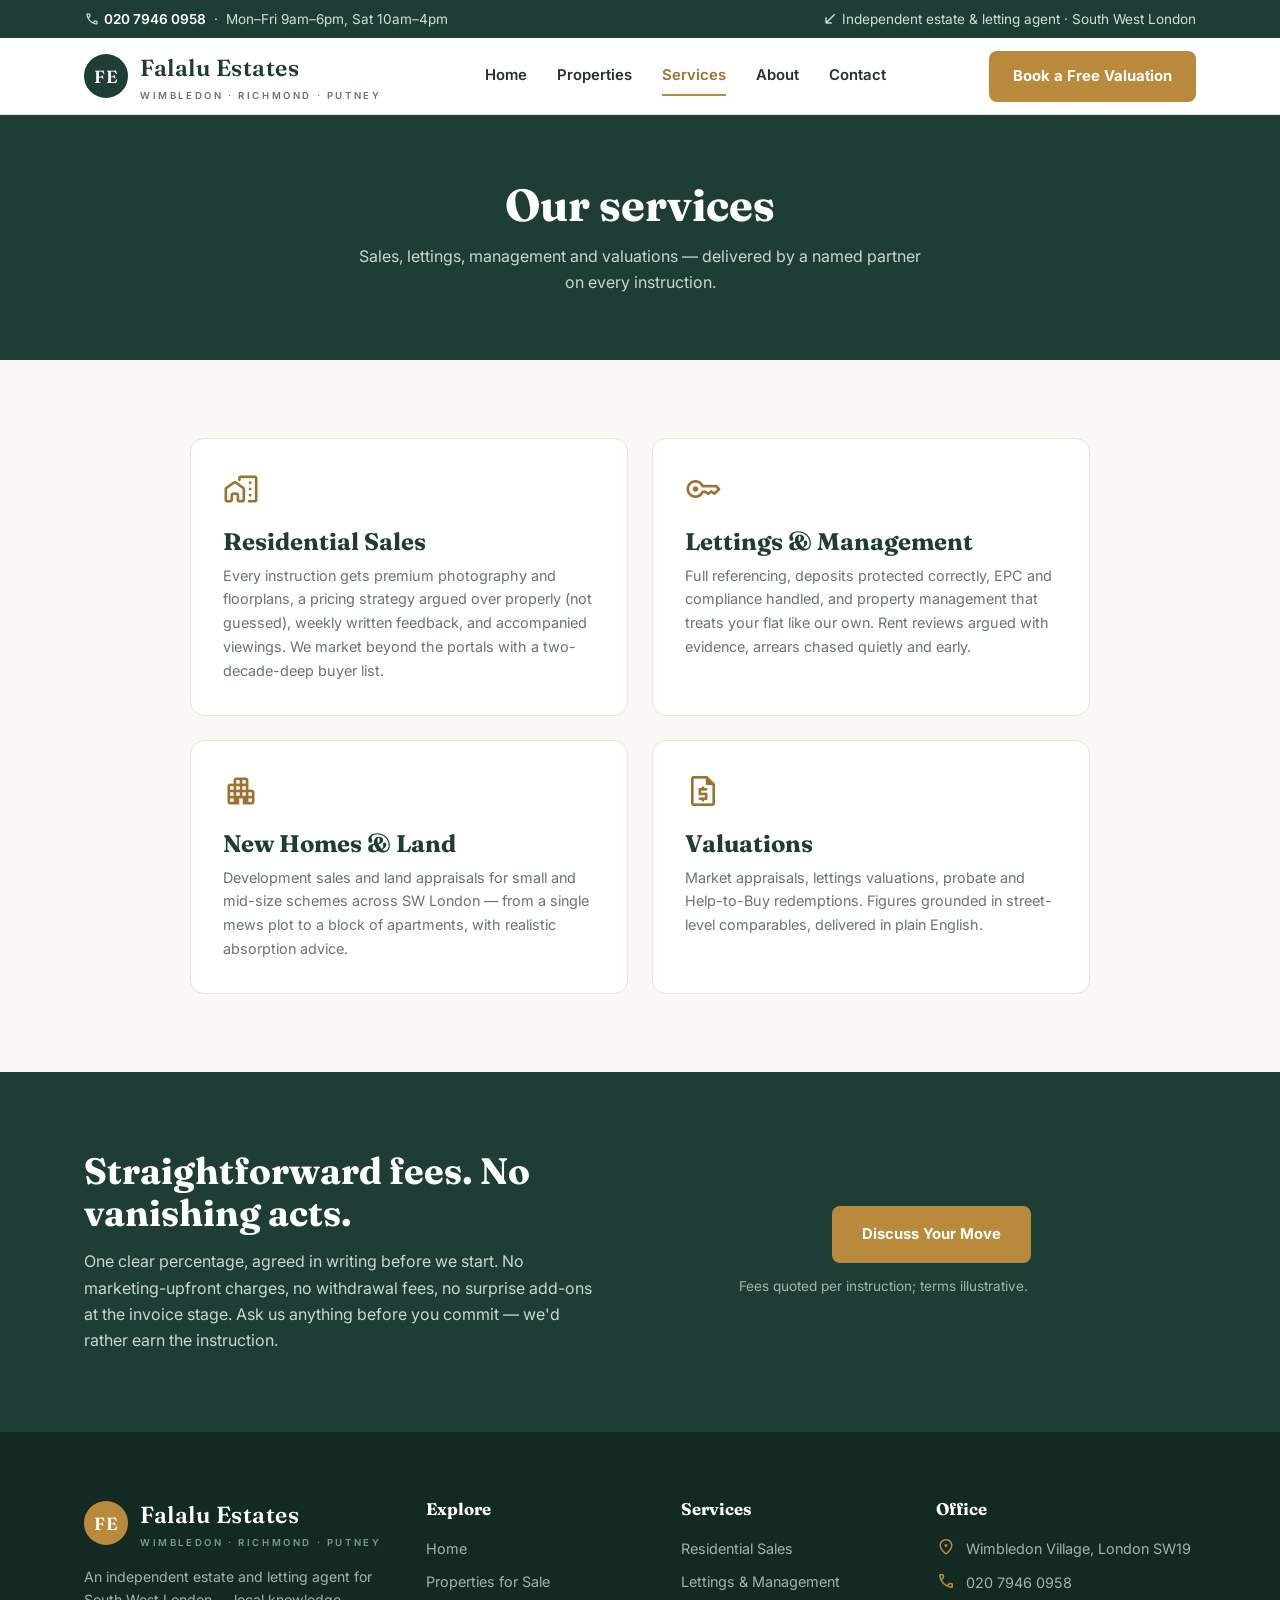
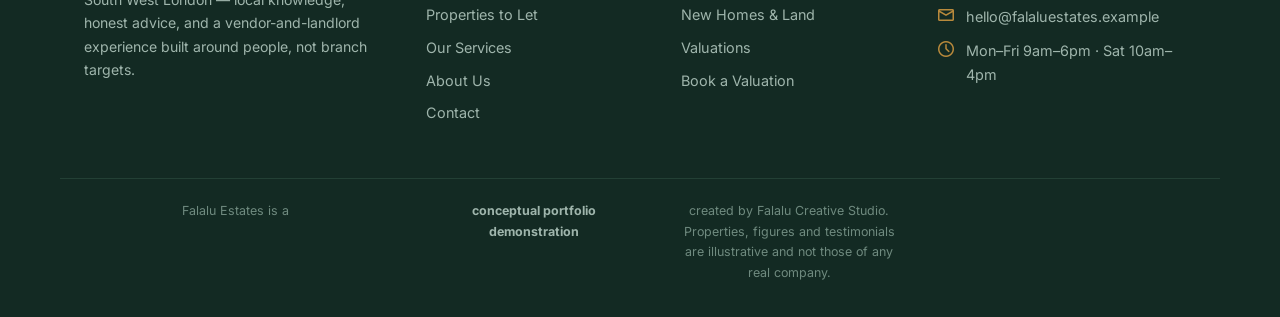
<file: services.html>
<!DOCTYPE html>
<html lang="en"><head><meta charset="utf-8"><meta name="viewport" content="width=device-width,initial-scale=1">
<title>Services | Falalu Estates, South West London</title><meta name="description" content="Residential sales, lettings and management, new homes and valuations across Wimbledon, Richmond, Putney and Barnes.">
<link rel="preconnect" href="https://fonts.googleapis.com"><link href="https://fonts.googleapis.com/css2?family=Fraunces:opsz,wght@9..144,400;9..144,500;9..144,600&family=Inter:wght@400;500;600;700&display=swap" rel="stylesheet">
<link href="https://fonts.googleapis.com/css2?family=Material+Symbols+Rounded:opsz,wght,FILL,GRAD@24,400,0,0&display=block" rel="stylesheet">
<link rel="stylesheet" href="styles.css"><link rel="icon" href="data:image/svg+xml,<svg xmlns='http://www.w3.org/2000/svg' viewBox='0 0 100 100'><rect width='100' height='100' rx='50' fill='%231e3d34'/><text x='50' y='66' font-size='44' text-anchor='middle' fill='%23b98a3c' font-family='Georgia'>F</text></svg>">
</head><body>
<div class="topbar"><div class="wrap"><span><span class="material-symbols-rounded">call</span> <a href="tel:+442079460958">020 7946 0958</a> &nbsp;·&nbsp; Mon–Fri 9am–6pm, Sat 10am–4pm</span><span><span class="material-symbols-rounded">south_west</span> Independent estate &amp; letting agent · South West London</span></div></div>
<header class="nav"><div class="wrap">
<a class="logo" href="index.html"><span class="mono">FE</span><span class="word">Falalu Estates<small>Wimbledon · Richmond · Putney</small></span></a>
<input type="checkbox" id="navtoggle"><label class="burger material-symbols-rounded" for="navtoggle">menu</label>
<nav class="links"><a href="index.html">Home</a><a href="properties.html">Properties</a><a href="services.html" class="active">Services</a><a href="about.html">About</a><a href="contact.html">Contact</a></nav>
<a class="btn brass" href="contact.html">Book a Free Valuation</a>
</div></header>

<section class="phero"><div class="wrap"><h1>Our services</h1><p>Sales, lettings, management and valuations — delivered by a named partner on every instruction.</p></div></section>
<section><div class="wrap">
<div class="props" style="grid-template-columns:repeat(2,1fr);max-width:900px;margin:0 auto">
<div class="svc" id="sales" style="padding:32px"><span class="material-symbols-rounded" style="font-size:36px;color:var(--brass2)">home_work</span><h3 style="font-size:1.5rem">Residential Sales</h3><p>Every instruction gets premium photography and floorplans, a pricing strategy argued over properly (not guessed), weekly written feedback, and accompanied viewings. We market beyond the portals with a two-decade-deep buyer list.</p></div>
<div class="svc" id="lettings" style="padding:32px"><span class="material-symbols-rounded" style="font-size:36px;color:var(--brass2)">key</span><h3 style="font-size:1.5rem">Lettings &amp; Management</h3><p>Full referencing, deposits protected correctly, EPC and compliance handled, and property management that treats your flat like our own. Rent reviews argued with evidence, arrears chased quietly and early.</p></div>
<div class="svc" id="newhomes" style="padding:32px"><span class="material-symbols-rounded" style="font-size:36px;color:var(--brass2)">apartment</span><h3 style="font-size:1.5rem">New Homes &amp; Land</h3><p>Development sales and land appraisals for small and mid-size schemes across SW London — from a single mews plot to a block of apartments, with realistic absorption advice.</p></div>
<div class="svc" id="valuations" style="padding:32px"><span class="material-symbols-rounded" style="font-size:36px;color:var(--brass2)">request_quote</span><h3 style="font-size:1.5rem">Valuations</h3><p>Market appraisals, lettings valuations, probate and Help-to-Buy redemptions. Figures grounded in street-level comparables, delivered in plain English.</p></div>
</div>
</div></section>
<section class="valuation"><div class="wrap"><div><h2 style="color:#fff">Straightforward fees. No vanishing acts.</h2><p style="color:#c8d8d0">One clear percentage, agreed in writing before we start. No marketing-upfront charges, no withdrawal fees, no surprise add-ons at the invoice stage. Ask us anything before you commit — we'd rather earn the instruction.</p></div>
<div style="text-align:center"><a class="btn brass" href="contact.html" style="padding:16px 30px">Discuss Your Move</a><p style="color:#9fb5ac;font-size:.85rem;margin-top:12px">Fees quoted per instruction; terms illustrative.</p></div></div></section>

<footer><div class="wrap">
<div><a class="logo" href="index.html"><span class="mono" style="background:#b98a3c">FE</span><span class="word" style="color:#fff">Falalu Estates<small style="color:#7d998f">Wimbledon · Richmond · Putney</small></span></a>
<p style="font-size:.88rem;max-width:28em;margin-top:14px">An independent estate and letting agent for South West London — local knowledge, honest advice, and a vendor-and-landlord experience built around people, not branch targets.</p></div>
<div><h4>Explore</h4><a href="index.html">Home</a><a href="properties.html">Properties for Sale</a><a href="properties.html#let">Properties to Let</a><a href="services.html">Our Services</a><a href="about.html">About Us</a><a href="contact.html">Contact</a></div>
<div><h4>Services</h4><a href="services.html#sales">Residential Sales</a><a href="services.html#lettings">Lettings &amp; Management</a><a href="services.html#newhomes">New Homes &amp; Land</a><a href="services.html#valuations">Valuations</a><a href="contact.html">Book a Valuation</a></div>
<div><h4>Office</h4><div class="fa"><span class="material-symbols-rounded">location_on</span><span>Wimbledon Village, London SW19</span></div><div class="fa"><span class="material-symbols-rounded">call</span><span>020 7946 0958</span></div><div class="fa"><span class="material-symbols-rounded">mail</span><span>hello@falaluestates.example</span></div><div class="fa"><span class="material-symbols-rounded">schedule</span><span>Mon–Fri 9am–6pm · Sat 10am–4pm</span></div></div>
</div>
<div class="wrap disclaimer">Falalu Estates is a <b>conceptual portfolio demonstration</b> created by Falalu Creative Studio. Properties, figures and testimonials are illustrative and not those of any real company.</div>
</footer>
<script>document.querySelectorAll("form.demo").forEach(function(f){f.addEventListener("submit",function(e){e.preventDefault();f.querySelector(".okmsg").style.display="block";f.reset();});});</script>
</body></html>
</file>
<file: styles.css>
:root{--green:#1e3d34;--green2:#2a5648;--ink:#24312c;--sub:#67756e;--brass:#b98a3c;--brass2:#9c7230;--bg:#faf8f4;--line:#e7e2d8}
*{margin:0;padding:0;box-sizing:border-box}
html{scroll-behavior:smooth}
body{font-family:'Inter',system-ui,sans-serif;color:var(--ink);background:var(--bg);line-height:1.65;-webkit-font-smoothing:antialiased}
img{display:block;max-width:100%}
a{text-decoration:none;color:inherit}
.wrap{max-width:1160px;margin:0 auto;padding:0 24px}
h1,h2,h3{font-family:'Fraunces',Georgia,serif;line-height:1.15;color:var(--green)}
.topbar{background:var(--green);color:#cfe0d8;font-size:.85rem}
.topbar .wrap{display:flex;justify-content:space-between;align-items:center;padding:8px 24px;flex-wrap:wrap;gap:8px}
.topbar a{color:#fff;font-weight:600}
.topbar .material-symbols-rounded{font-size:16px;vertical-align:-3px}
header.nav{background:#fff;border-bottom:1px solid var(--line);position:sticky;top:0;z-index:60}
.nav .wrap{display:flex;align-items:center;justify-content:space-between;height:76px}
.logo{display:flex;align-items:center;gap:12px}
.logo .mono{width:44px;height:44px;border-radius:50%;background:var(--green);color:#fff;display:grid;place-items:center;font-family:'Fraunces';font-weight:600;font-size:1.1rem;letter-spacing:1px}
.logo .word{font-family:'Fraunces';font-size:1.45rem;font-weight:600;color:var(--green);letter-spacing:.5px}
.logo .word small{display:block;font-family:'Inter';font-size:.6rem;font-weight:600;letter-spacing:2.6px;color:var(--sub);text-transform:uppercase;margin-top:1px}
nav.links{display:flex;gap:30px;font-weight:600;font-size:.93rem;color:var(--ink)}
nav.links a{padding:6px 0;border-bottom:2px solid transparent}
nav.links a:hover{color:var(--brass2)}
nav.links a.active{color:var(--brass2);border-color:var(--brass)}
.btn{display:inline-flex;align-items:center;gap:8px;background:var(--green);color:#fff;font-weight:700;padding:13px 24px;border-radius:8px;border:none;cursor:pointer;font-size:.93rem;transition:.18s;font-family:'Inter'}
.btn:hover{background:var(--green2);transform:translateY(-1px)}
.btn.brass{background:var(--brass)}
.btn.brass:hover{background:var(--brass2)}
#navtoggle{display:none}
.burger{display:none;font-size:28px;cursor:pointer;color:var(--green)}
.hero{position:relative;color:#fff}
.hero img.bg{position:absolute;inset:0;width:100%;height:100%;object-fit:cover}
.hero .shade{position:absolute;inset:0;background:linear-gradient(100deg,rgba(20,38,32,.82) 0%,rgba(20,38,32,.45) 55%,rgba(20,38,32,.15) 100%)}
.hero .wrap{position:relative;padding:110px 24px 60px;max-width:1160px}
.hero .eyebrow{display:inline-block;background:rgba(185,138,60,.25);color:#ecd9b6;font-size:.75rem;font-weight:700;letter-spacing:2.4px;text-transform:uppercase;padding:7px 14px;border-radius:99px;margin-bottom:22px}
.hero h1{color:#fff;font-size:3.2rem;max-width:13em;margin-bottom:16px}
.hero p{color:#e2e9e4;max-width:34em;margin-bottom:30px}
.search{background:#fff;border-radius:14px;padding:18px;box-shadow:0 24px 60px rgba(20,38,32,.28);display:grid;grid-template-columns:repeat(4,1fr) auto;gap:12px;align-items:end;max-width:1000px}
.search label{display:block;font-size:.72rem;font-weight:700;letter-spacing:.8px;text-transform:uppercase;color:var(--sub);margin-bottom:6px}
.search select{width:100%;padding:11px 12px;border:1.5px solid var(--line);border-radius:8px;font:inherit;font-size:.9rem;background:#fcfbf8;color:var(--ink)}
.hstats{position:relative;display:flex;gap:0;flex-wrap:wrap;background:rgba(16,30,25,.55);backdrop-filter:blur(4px);margin-top:56px}
.hstats div{padding:20px 34px;border-right:1px solid rgba(255,255,255,.12)}
.hstats b{display:block;font-family:'Fraunces';font-size:1.7rem;color:#fff}
.hstats span{font-size:.78rem;color:#c2d2ca;letter-spacing:.4px}
section{padding:78px 0}
.sec-head{max-width:620px;margin-bottom:44px}
.sec-head.center{text-align:center;margin:0 auto 44px}
.sec-head .kick{color:var(--brass2);font-weight:700;letter-spacing:2.2px;text-transform:uppercase;font-size:.75rem}
.sec-head h2{font-size:2.3rem;margin:10px 0 12px}
.sec-head p{color:var(--sub)}
.props{display:grid;grid-template-columns:repeat(3,1fr);gap:24px}
.card{background:#fff;border-radius:14px;overflow:hidden;box-shadow:0 10px 30px rgba(20,38,32,.08);transition:.22s;display:flex;flex-direction:column}
.card:hover{transform:translateY(-5px);box-shadow:0 24px 50px rgba(20,38,32,.15)}
.card .ph{position:relative;height:225px;overflow:hidden}
.card .ph img{width:100%;height:100%;object-fit:cover;transition:.4s}
.card:hover .ph img{transform:scale(1.04)}
.card .flag{position:absolute;top:14px;left:14px;background:var(--green);color:#fff;font-size:.68rem;font-weight:700;letter-spacing:1.2px;text-transform:uppercase;padding:5px 12px;border-radius:6px}
.card .flag.let{background:var(--brass)}
.card .body{padding:20px 22px 22px;display:flex;flex-direction:column;flex:1}
.card .price{font-family:'Fraunces';font-size:1.45rem;color:var(--green);font-weight:600}
.card .loc{color:var(--sub);font-size:.85rem;margin:4px 0 14px}
.card .meta{display:flex;gap:18px;border-top:1px solid var(--line);padding-top:14px;margin-top:auto;font-size:.85rem;color:var(--ink);font-weight:600}
.card .meta .material-symbols-rounded{font-size:18px;color:var(--brass2);vertical-align:-4px}
.card .meta span{margin-right:8px}
.valuation{background:var(--green);color:#fff}
.valuation .wrap{display:grid;grid-template-columns:1fr 1fr;gap:52px;align-items:center}
.valuation h2{color:#fff;font-size:2.3rem;margin-bottom:14px}
.valuation p{color:#c8d8d0;max-width:32em}
.valuation ul{list-style:none;margin:24px 0 0}
.valuation li{display:flex;gap:12px;margin-bottom:12px;color:#e2e9e4;font-size:.95rem}
.valuation li .material-symbols-rounded{color:var(--brass);font-size:20px}
.vform{background:#fff;border-radius:14px;padding:30px;color:var(--ink);box-shadow:0 30px 60px rgba(0,0,0,.25)}
.vform label{font-weight:700;font-size:.82rem;color:var(--green);display:block;margin:14px 0 6px}
.vform label:first-of-type{margin-top:0}
.vform input,.vform select{width:100%;padding:12px 14px;border:1.5px solid var(--line);border-radius:8px;font:inherit;font-size:.95rem;background:#fcfbf8}
.vform input:focus,.vform select:focus{outline:none;border-color:var(--brass)}
.vform .btn{width:100%;justify-content:center;margin-top:20px}
.vform .okmsg{display:none;background:#e8f3ee;border:1px solid #c4dfd2;color:#1e5a44;border-radius:10px;padding:13px;margin-top:16px;font-weight:600;font-size:.9rem}
.svcs{display:grid;grid-template-columns:repeat(4,1fr);gap:22px}
.svc{background:#fff;border:1px solid var(--line);border-radius:14px;padding:28px 24px;transition:.2s}
.svc:hover{transform:translateY(-4px);box-shadow:0 18px 40px rgba(20,38,32,.1)}
.svc .material-symbols-rounded{font-size:34px;color:var(--brass2)}
.svc h3{font-size:1.2rem;margin:14px 0 8px}
.svc p{color:var(--sub);font-size:.9rem}
.testi{display:grid;grid-template-columns:repeat(3,1fr);gap:24px}
.t{background:#fff;border:1px solid var(--line);border-radius:14px;padding:28px}
.t .stars{color:var(--brass);letter-spacing:2px;margin-bottom:12px}
.t p{font-size:.95rem;color:var(--ink);font-style:italic;margin-bottom:18px}
.t b{display:block;font-size:.9rem;color:var(--green)}
.t span{font-size:.78rem;color:var(--sub)}
.areas{display:flex;flex-wrap:wrap;gap:10px;margin-top:24px}
.areas span{background:#fff;border:1px solid var(--line);border-radius:99px;padding:9px 18px;font-size:.85rem;font-weight:600;color:var(--green)}
.story{display:grid;grid-template-columns:1fr 1fr;gap:52px;align-items:center}
.story img{border-radius:14px;width:100%;height:440px;object-fit:cover;box-shadow:0 24px 48px rgba(20,38,32,.18)}
.story h2{font-size:2.1rem;margin-bottom:16px}
.story p{color:var(--sub);margin-bottom:14px}
.stats4{display:grid;grid-template-columns:repeat(4,1fr);gap:18px}
.stats4 div{background:#fff;border:1px solid var(--line);border-radius:14px;text-align:center;padding:26px}
.stats4 b{display:block;font-family:'Fraunces';font-size:2rem;color:var(--green)}
.stats4 span{font-size:.82rem;color:var(--sub);font-weight:600}
.ctaband{background:#fff;border-top:1px solid var(--line);border-bottom:1px solid var(--line)}
.ctaband .wrap{display:flex;justify-content:space-between;align-items:center;gap:24px;padding:44px 24px;flex-wrap:wrap}
.ctaband h2{font-size:1.9rem}
.ctaband p{color:var(--sub)}
footer{background:#132a23;color:#9fb5ac;padding:64px 0 34px;font-size:.9rem}
footer .wrap{display:grid;grid-template-columns:1.4fr 1fr 1fr 1.2fr;gap:38px}
footer h4{color:#fff;font-family:'Fraunces';font-size:1.05rem;margin-bottom:14px}
footer a{display:block;margin-bottom:9px}
footer a:hover{color:#fff}
footer .fa{display:flex;align-items:flex-start;gap:10px;margin-bottom:10px}
footer .fa .material-symbols-rounded{font-size:20px;color:var(--brass)}
.disclaimer{border-top:1px solid #234035;margin-top:44px;padding-top:22px;font-size:.78rem;color:#6f8a7f;text-align:center}
.disclaimer b{color:#9fb5ac}
.phero{background:var(--green);color:#fff;text-align:center;padding:64px 0}
.phero h1{color:#fff;font-size:2.8rem;margin-bottom:12px}
.phero p{color:#c8d8d0;max-width:36em;margin:0 auto}
.filters{background:#fff;border:1px solid var(--line);border-radius:12px;padding:18px;display:grid;grid-template-columns:repeat(4,1fr) auto;gap:12px;align-items:end;margin-bottom:36px}
.filters label{display:block;font-size:.72rem;font-weight:700;letter-spacing:.8px;text-transform:uppercase;color:var(--sub);margin-bottom:6px}
.filters select{width:100%;padding:11px 12px;border:1.5px solid var(--line);border-radius:8px;font:inherit;font-size:.9rem;background:#fcfbf8}
.cinfo{background:#fff;border:1px solid var(--line);border-radius:14px;padding:30px}
.cinfo .fa{display:flex;gap:14px;margin-bottom:22px;align-items:flex-start}
.cinfo .material-symbols-rounded{color:var(--brass2);font-size:26px}
.cinfo b{color:var(--green);display:block}
.cinfo span{color:var(--sub);font-size:.9rem}
.cwrap{display:grid;grid-template-columns:1.1fr .9fr;gap:44px;align-items:start}
.cwrap .vform{box-shadow:0 10px 30px rgba(20,38,32,.08)}
@media(max-width:1000px){
 .hero h1{font-size:2.5rem}
 .search{grid-template-columns:1fr 1fr}
 .props{grid-template-columns:repeat(2,1fr)}
 .svcs{grid-template-columns:repeat(2,1fr)}
 .valuation .wrap,.story,.cwrap{grid-template-columns:1fr}
 .stats4{grid-template-columns:repeat(2,1fr)}
 .testi{grid-template-columns:1fr}
 nav.links{display:none;position:absolute;top:76px;left:0;right:0;background:#fff;flex-direction:column;padding:20px 24px;gap:16px;border-bottom:1px solid var(--line);box-shadow:0 20px 40px rgba(0,0,0,.08)}
 #navtoggle:checked ~ .links{display:flex}
 .burger{display:block}
 .nav .wrap{position:relative}
 .filters{grid-template-columns:1fr 1fr}
}
@media(max-width:560px){.props,.svcs,.stats4,footer .wrap{grid-template-columns:1fr}.search{grid-template-columns:1fr}.hero h1{font-size:2rem}}
</file>
